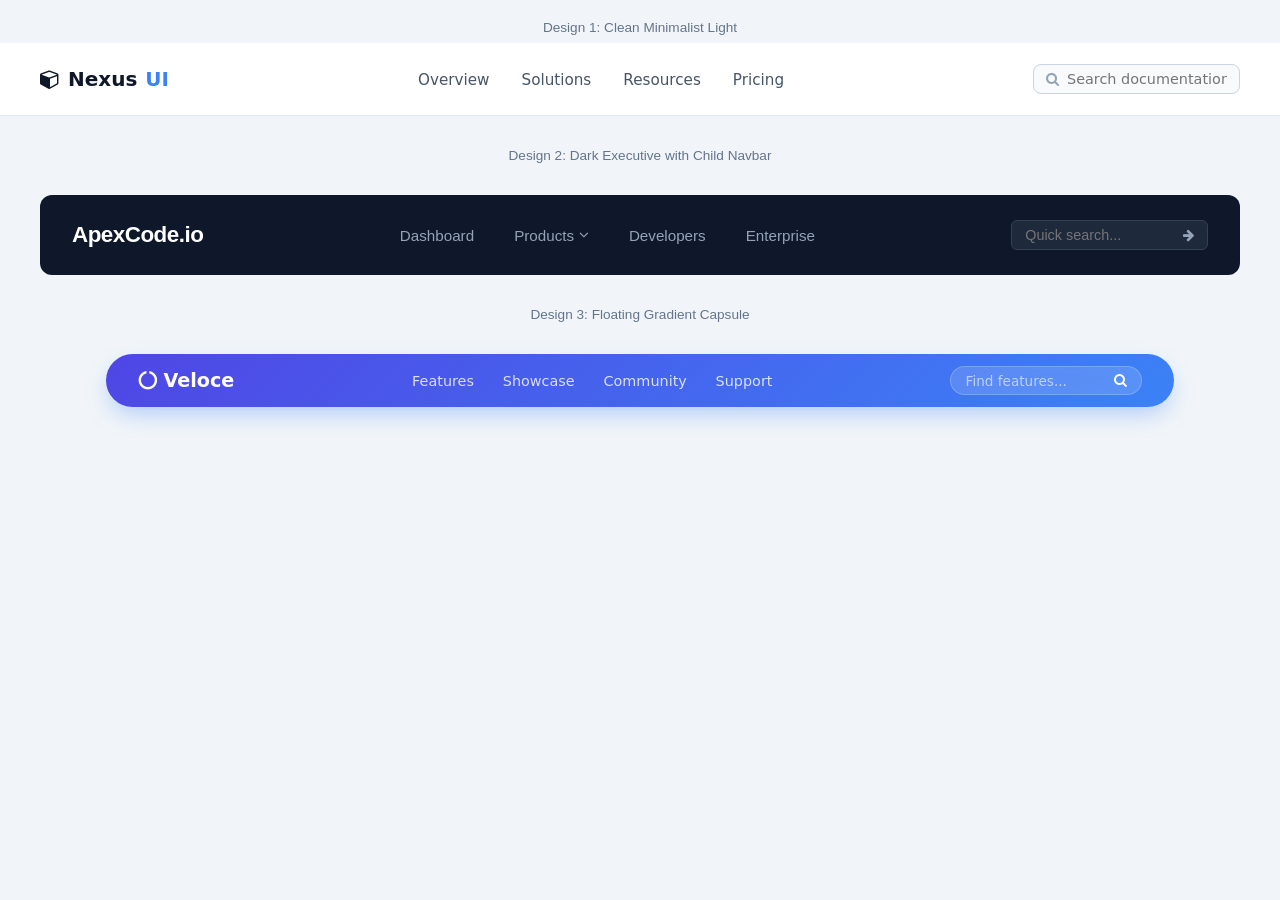
<file: navbar link.html>
<!DOCTYPE html>
<html lang="en">
<head>
  <meta charset="UTF-8">
  <meta name="viewport" content="width=device-width, initial-scale=1.0">
  <title>Three Independent Modern Navbars</title>
  <link rel="stylesheet" href="https://cdnjs.cloudflare.com/ajax/libs/font-awesome/4.7.0/css/font-awesome.min.css">
  <style>
    /* ==========================================
       DESIGN 1: Clean Minimalist Light Navbar
       ================================---------- */
    .nav-design-one {
      font-family: system-ui, -apple-system, sans-serif;
      background-color: #ffffff;
      border-bottom: 1px solid #e2e8f0;
      padding: 0 1.5rem;
      position: relative;
      box-shadow: 0 1px 3px rgba(0, 0, 0, 0.02);
      margin-bottom: 2rem;
    }

    .nav-one-container {
      max-width: 1200px;
      margin: 0 auto;
      display: flex;
      align-items: center;
      justify-content: space-between;
      height: 72px;
      box-sizing: border-box;
    }

    .nav-one-logo {
      font-size: 1.25rem;
      font-weight: 700;
      color: #0f172a;
      text-decoration: none;
      display: flex;
      align-items: center;
      gap: 0.5rem;
      box-sizing: border-box;
    }

    .nav-one-logo-accent {
      color: #3b82f6;
    }

    .nav-one-list {
      list-style: none;
      display: flex;
      align-items: center;
      gap: 2rem;
      margin: 0;
      padding: 0;
    }

    .nav-one-link {
      text-decoration: none;
      color: #475569;
      font-weight: 500;
      font-size: 0.95rem;
      transition: color 0.2s;
    }

    .nav-one-link:hover {
      color: #3b82f6;
    }

    .nav-one-search {
      display: flex;
      align-items: center;
      background: #f8fafc;
      border: 1px solid #cbd5e1;
      border-radius: 8px;
      padding: 0.4rem 0.75rem;
      gap: 0.5rem;
      transition: all 0.2s;
      box-sizing: border-box;
    }

    .nav-one-search:focus-within {
      border-color: #3b82f6;
      background: #ffffff;
      box-shadow: 0 0 0 3px rgba(59, 130, 246, 0.15);
    }

    .nav-one-search-icon {
      color: #94a3b8;
      font-size: 0.9rem;
    }

    .nav-one-input {
      border: none;
      background: transparent;
      outline: none;
      font-size: 0.9rem;
      color: #1e293b;
      width: 160px;
      font-family: inherit;
      padding: 0;
      margin: 0;
    }

    /* ==========================================
       DESIGN 2: Sleek Dark Executive Navbar with Dropdown
       ================================---------- */
    .nav-design-two {
      font-family: 'Segoe UI', Roboto, sans-serif;
      background-color: #0f172a;
      color: #f8fafc;
      padding: 0 2rem;
      border-radius: 12px;
      max-width: 1200px;
      margin: 2rem auto;
      box-sizing: border-box;
    }

    .nav-two-container {
      display: flex;
      align-items: center;
      justify-content: space-between;
      height: 80px;
    }

    .nav-two-logo {
      font-size: 1.4rem;
      font-weight: 700;
      color: #ffffff;
      text-decoration: none;
      letter-spacing: -0.5px;
    }

    .nav-two-list {
      list-style: none;
      display: flex;
      align-items: center;
      gap: 2.5rem;
      margin: 0;
      padding: 0;
    }

    .nav-two-item {
      position: relative;
    }

    .nav-two-link {
      text-decoration: none;
      color: #94a3b8;
      font-weight: 500;
      font-size: 0.95rem;
      display: flex;
      align-items: center;
      gap: 0.3rem;
      transition: color 0.2s;
    }

    .nav-two-link:hover {
      color: #ffffff;
    }

    .nav-two-dropdown {
      position: absolute;
      top: 100%;
      left: 0;
      background: #1e293b;
      border: 1px solid #334155;
      border-radius: 8px;
      min-width: 160px;
      padding: 0.5rem 0;
      display: none;
      flex-direction: column;
      box-shadow: 0 10px 15px -3px rgba(0,0,0,0.3);
      z-index: 50;
    }

    .nav-two-dropdown-item {
      padding: 0.6rem 1rem;
      color: #cbd5e1;
      text-decoration: none;
      font-size: 0.85rem;
      transition: background 0.2s, color 0.2s;
    }

    .nav-two-dropdown-item:hover {
      background: #334155;
      color: #ffffff;
    }

    .nav-two-item:hover .nav-two-dropdown {
      display: flex;
    }

    .nav-two-search {
      display: flex;
      align-items: center;
      background: #1e293b;
      border: 1px solid #334155;
      border-radius: 6px;
      padding: 0.4rem 0.8rem;
      gap: 0.5rem;
      box-sizing: border-box;
    }

    .nav-two-search:focus-within {
      border-color: #60a5fa;
    }

    .nav-two-input {
      border: none;
      background: transparent;
      outline: none;
      color: #ffffff;
      font-size: 0.9rem;
      width: 150px;
      font-family: inherit;
      padding: 0;
      margin: 0;
    }

    .nav-two-btn {
      background: transparent;
      border: none;
      color: #94a3b8;
      cursor: pointer;
      padding: 0;
      margin: 0;
    }

    .nav-two-btn:hover {
      color: #ffffff;
    }

    /* ==========================================
       DESIGN 3: Floating Gradient Capsule Navbar
       ================================---------- */
    .nav-design-three {
      font-family: system-ui, -apple-system, sans-serif;
      max-width: 1100px;
      margin: 2rem auto;
      padding: 0 1rem;
      box-sizing: border-box;
    }

    .nav-three-capsule {
      background: linear-gradient(135deg, #4f46e5 0%, #3b82f6 100%);
      border-radius: 50px;
      padding: 0.75rem 2rem;
      display: flex;
      align-items: center;
      justify-content: space-between;
      box-shadow: 0 10px 25px -5px rgba(59, 130, 246, 0.4);
      box-sizing: border-box;
    }

    .nav-three-logo {
      color: #ffffff;
      font-weight: 700;
      font-size: 1.2rem;
      text-decoration: none;
      display: flex;
      align-items: center;
      gap: 0.4rem;
    }

    .nav-three-list {
      list-style: none;
      display: flex;
      align-items: center;
      gap: 1.8rem;
      margin: 0;
      padding: 0;
    }

    .nav-three-link {
      color: rgba(255, 255, 255, 0.8);
      text-decoration: none;
      font-size: 0.9rem;
      font-weight: 500;
      transition: color 0.2s;
    }

    .nav-three-link:hover {
      color: #ffffff;
    }

    .nav-three-search {
      display: flex;
      align-items: center;
      background: rgba(255, 255, 255, 0.15);
      border-radius: 30px;
      padding: 0.35rem 0.9rem;
      gap: 0.5rem;
      backdrop-filter: blur(5px);
      border: 1px solid rgba(255, 255, 255, 0.2);
      box-sizing: border-box;
    }

    .nav-three-input {
      border: none;
      background: transparent;
      outline: none;
      color: #ffffff;
      font-size: 0.85rem;
      width: 140px;
      font-family: inherit;
      padding: 0;
      margin: 0;
    }

    .nav-three-input::placeholder {
      color: rgba(255, 255, 255, 0.6);
    }

    .nav-three-searchbtn {
      background: transparent;
      border: none;
      color: #ffffff;
      cursor: pointer;
      font-size: 0.85rem;
      padding: 0;
      margin: 0;
    }

    .section-label {
      text-align: center;
      font-family: sans-serif;
      color: #64748b;
      font-size: 0.85rem;
      margin-bottom: 0.5rem;
    }
  </style>
</head>
<body style="background-color: #f1f5f9; margin: 0; padding: 20px 0;">

  <!-- DESIGN 1: Clean Minimalist Light Navbar -->
  <div class="section-label">Design 1: Clean Minimalist Light</div>
  <div class="nav-design-one">
    <div class="nav-one-container">
      <a href="#" class="nav-one-logo"><i class="fa fa-cube"></i> Nexus<span class="nav-one-logo-accent">UI</span></a>
      <ul class="nav-one-list">
        <li><a href="#" class="nav-one-link">Overview</a></li>
        <li><a href="#" class="nav-one-link">Solutions</a></li>
        <li><a href="#" class="nav-one-link">Resources</a></li>
        <li><a href="#" class="nav-one-link">Pricing</a></li>
      </ul>
      <div class="nav-one-search">
        <i class="fa fa-search nav-one-search-icon"></i>
        <input type="text" class="nav-one-input" placeholder="Search documentation...">
      </div>
    </div>
  </div>

  <!-- DESIGN 2: Sleek Dark Executive Navbar with Dropdown -->
  <div class="section-label">Design 2: Dark Executive with Child Navbar</div>
  <div class="nav-design-two">
    <div class="nav-two-container">
      <a href="#" class="nav-two-logo">ApexCode.io</a>
      <ul class="nav-two-list">
        <li class="nav-two-item"><a href="#" class="nav-two-link">Dashboard</a></li>
        <li class="nav-two-item">
          <a href="#" class="nav-two-link">Products <i class="fa fa-angle-down"></i></a>
          <div class="nav-two-dropdown">
            <a href="#" class="nav-two-dropdown-item">Cloud Servers</a>
            <a href="#" class="nav-two-dropdown-item">Database Storage</a>
            <a href="#" class="nav-two-dropdown-item">Edge Security</a>
          </div>
        </li>
        <li class="nav-two-item"><a href="#" class="nav-two-link">Developers</a></li>
        <li class="nav-two-item"><a href="#" class="nav-two-link">Enterprise</a></li>
      </ul>
      <div class="nav-two-search">
        <input type="text" class="nav-two-input" placeholder="Quick search...">
        <button class="nav-two-btn"><i class="fa fa-arrow-right"></i></button>
      </div>
    </div>
  </div>

  <!-- DESIGN 3: Floating Gradient Capsule Navbar -->
  <div class="section-label">Design 3: Floating Gradient Capsule</div>
  <div class="nav-design-three">
    <div class="nav-three-capsule">
      <a href="#" class="nav-three-logo"><i class="fa fa-circle-o-notch"></i> Veloce</a>
      <ul class="nav-three-list">
        <li><a href="#" class="nav-three-link">Features</a></li>
        <li><a href="#" class="nav-three-link">Showcase</a></li>
        <li><a href="#" class="nav-three-link">Community</a></li>
        <li><a href="#" class="nav-three-link">Support</a></li>
      </ul>
      <div class="nav-three-search">
        <input type="text" class="nav-three-input" placeholder="Find features...">
        <button class="nav-three-searchbtn"><i class="fa fa-search"></i></button>
      </div>
    </div>
  </div>

</body>
</html>
</file>
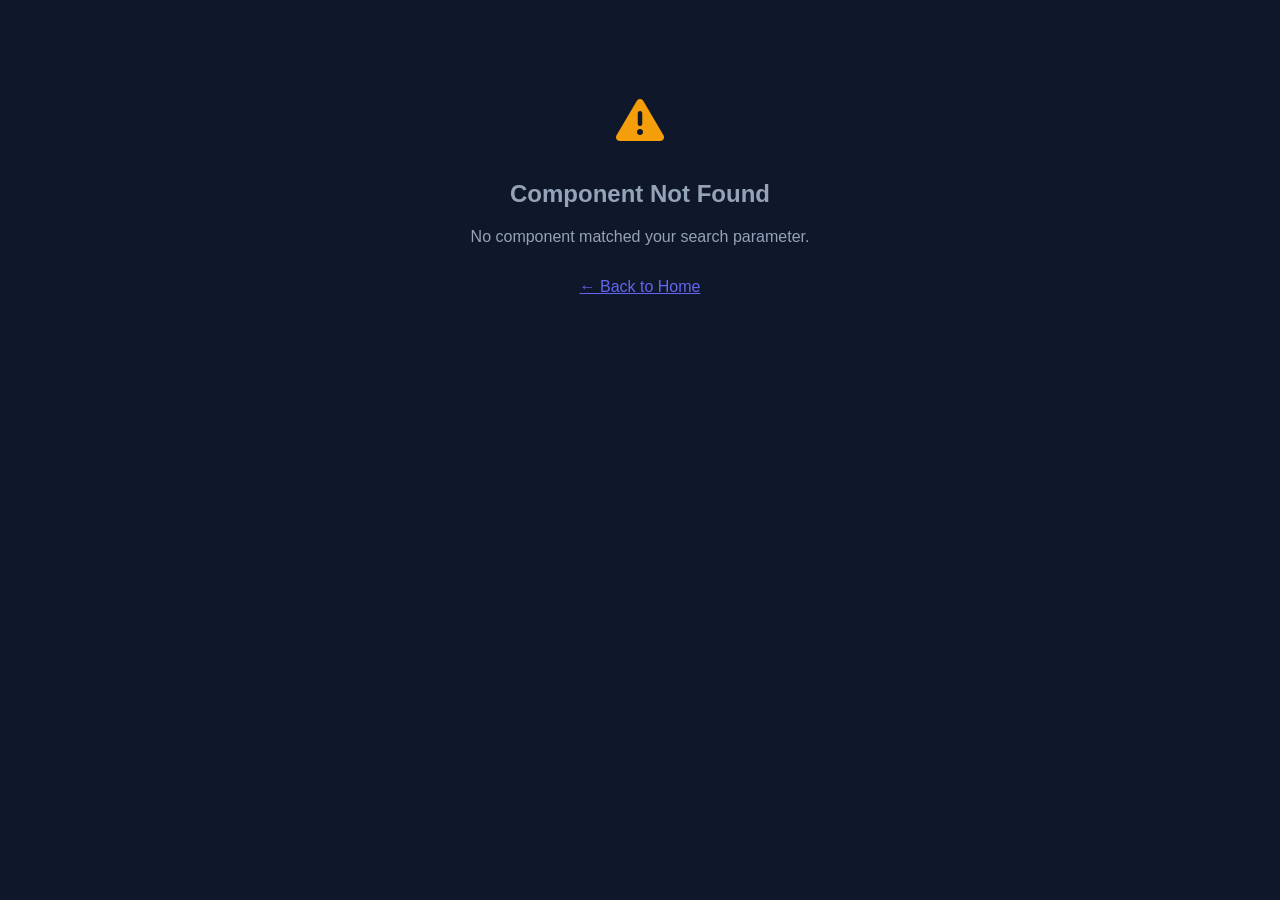
<file: uidevkitcontent.html>
<!DOCTYPE html>
<html lang="en">
<head>
    <meta charset="UTF-8">
    <meta name="viewport" content="width=device-width, initial-scale=1.0">
    <title>Component Details - DevUI Kit</title>
    <!-- FontAwesome for Icons -->
    <link rel="stylesheet" href="https://cdnjs.cloudflare.com/ajax/libs/font-awesome/6.4.0/css/all.min.css">
    <style>
        :root {
            --primary: #6366f1;
            --surface: #1e293b;
            --background: #0f172a;
            --text: #f8fafc;
            --text-muted: #94a3b8;
            --border: #334155;
        }

        body {
            font-family: 'Segoe UI', Tahoma, Geneva, Verdana, sans-serif;
            background-color: var(--background);
            color: var(--text);
            margin: 0;
            padding: 2rem;
        }

        .container {
            max-width: 800px;
            margin: 0 auto;
        }

        .category-badge {
            display: inline-block;
            background-color: rgba(99, 102, 241, 0.15);
            color: var(--primary);
            padding: 0.25rem 0.75rem;
            border-radius: 9999px;
            font-size: 0.85rem;
            font-weight: 600;
            text-transform: uppercase;
            letter-spacing: 0.05em;
        }

        code {
            background-color: rgba(255, 255, 255, 0.05);
            padding: 0.2rem 0.4rem;
            border-radius: 4px;
            font-family: monospace;
            color: #38bdf8;
        }
    </style>
</head>
<body>

    <div class="container">
        <!-- Main Content Area where component details will render -->
        <div id="main-content-area">
            <div style="text-align: center; padding: 4rem; color: var(--text-muted);">
                <i class="fa-solid fa-spinner fa-spin" style="font-size: 2.5rem; margin-bottom: 1rem;"></i>
                <p>Loading component details...</p>
            </div>
        </div>
    </div>

    <script>
        let componentsData = [];

        // Function to render the matched component
        function renderMatchedComponent(component) {
            const mainContentEl = document.getElementById('main-content-area');
            
            if (!component) {
                mainContentEl.innerHTML = `
                    <div style="text-align: center; padding: 4rem; color: var(--text-muted);">
                        <i class="fa-solid fa-triangle-exclamation" style="font-size: 3rem; margin-bottom: 1rem; color: #f59e0b;"></i>
                        <h2>Component Not Found</h2>
                        <p>No component matched your search parameter.</p>
                        <a href="uidevkitgroup.html" style="color: var(--primary); text-decoration: underline; margin-top: 1rem; display: inline-block;">← Back to Home</a>
                    </div>
                `;
                return;
            }

            // Render your component details view here
            mainContentEl.innerHTML = `
                <div class="component-detail-view">
                    <a href="uidevkitgroup.html" style="display: inline-block; margin-bottom: 1.5rem; color: var(--primary); text-decoration: none;">← Back to Home</a>
                    <span class="category-badge">${component.category}</span>
                    <h1 style="margin: 0.5rem 0 1rem 0; font-size: 2.2rem;">${component.title}</h1>
                    <p style="font-size: 1.1rem; color: var(--text-muted); margin-bottom: 2rem; line-height: 1.6;">${component.description}</p>
                    
                    <div style="background: var(--surface); padding: 2rem; border-radius: 12px; border: 1px solid var(--border); box-shadow: 0 4px 6px -1px rgba(0, 0, 0, 0.1);">
                        <h3 style="margin-top: 0; color: #f1f5f9;">Component Source Files</h3>
                        <ul style="line-height: 2; padding-left: 1.2rem; margin-bottom: 0;">
                            <li>HTML File: <code>${component.htmlFile}</code></li>
                            <li>CSS File: <code>${component.cssFile}</code></li>
                            <li>JS File: <code>${component.jsFile}</code></li>
                            <li>Route Name: <code>${component.routeName}</code></li>
                        </ul>
                    </div>
                </div>
            `;
        }

        // Main execution flow on page load
        document.addEventListener('DOMContentLoaded', () => {
            // 1. Get parameter value from the URL query string (e.g. ?search=floating-textbox)
            const urlParams = new URLSearchParams(window.location.search);
            const searchValue = ( urlParams.get('p') || urlParams.get('search') || urlParams.get('name') || urlParams.get('route') || '').toLowerCase().trim();

            console.log("Parameter received from URL:", searchValue);

            // 2. Fetch the JSON object list
            fetch("devuikitobject.json")
                .then(res => {
                    if (!res.ok) {
                        throw new Error(`HTTP error! Status: ${res.status}`);
                    }
                    return res.json();
                })
                .then(data => {
                    componentsData = data; 
                    console.log(`Successfully loaded ${componentsData.length} components!`);
                    
                    if (!searchValue) {
                        renderMatchedComponent(null);
                        return;
                    }

                    // 3. Match the parameter with your object fields
                    const matchedComponent = componentsData.find(x => 
                        x.routeName.toLowerCase() === searchValue ||
                        x.elementName.toLowerCase().includes(searchValue) ||
                        x.title.toLowerCase().includes(searchValue)
                    );

                    // 4. Render the component based on the match
                    renderMatchedComponent(matchedComponent);
                })
                .catch(error => {
                    console.error("Failed to fetch devuikitobject.json:", error);
                    document.getElementById('main-content-area').innerHTML = `
                        <div style="text-align: center; padding: 4rem; color: #ef4444;">
                            <i class="fa-solid circle-xmark" style="font-size: 3rem; margin-bottom: 1rem;"></i>
                            <h2>Failed to load data</h2>
                            <p>Could not fetch ` + `devuikitobject.json` + `.</p>
                        </div>
                    `;
                });
        });
    </script>
</body>
</html>
</file>
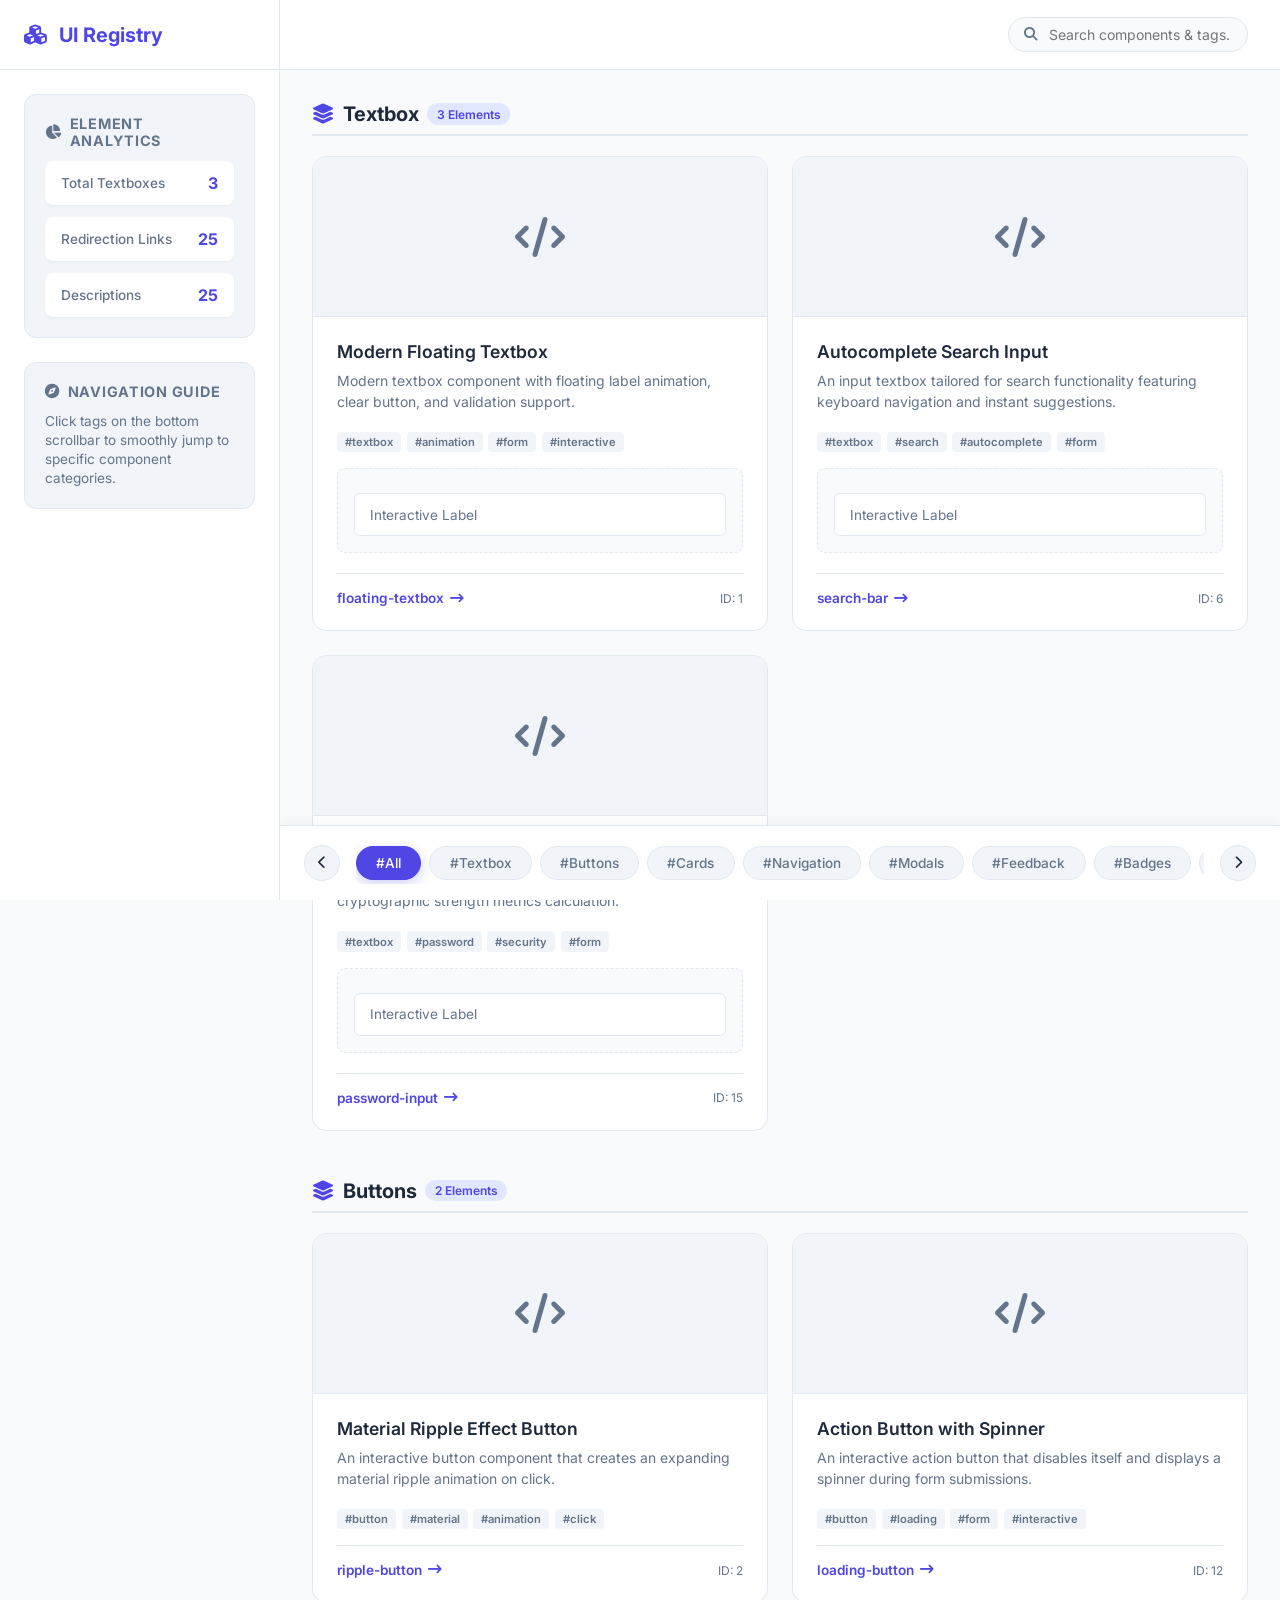
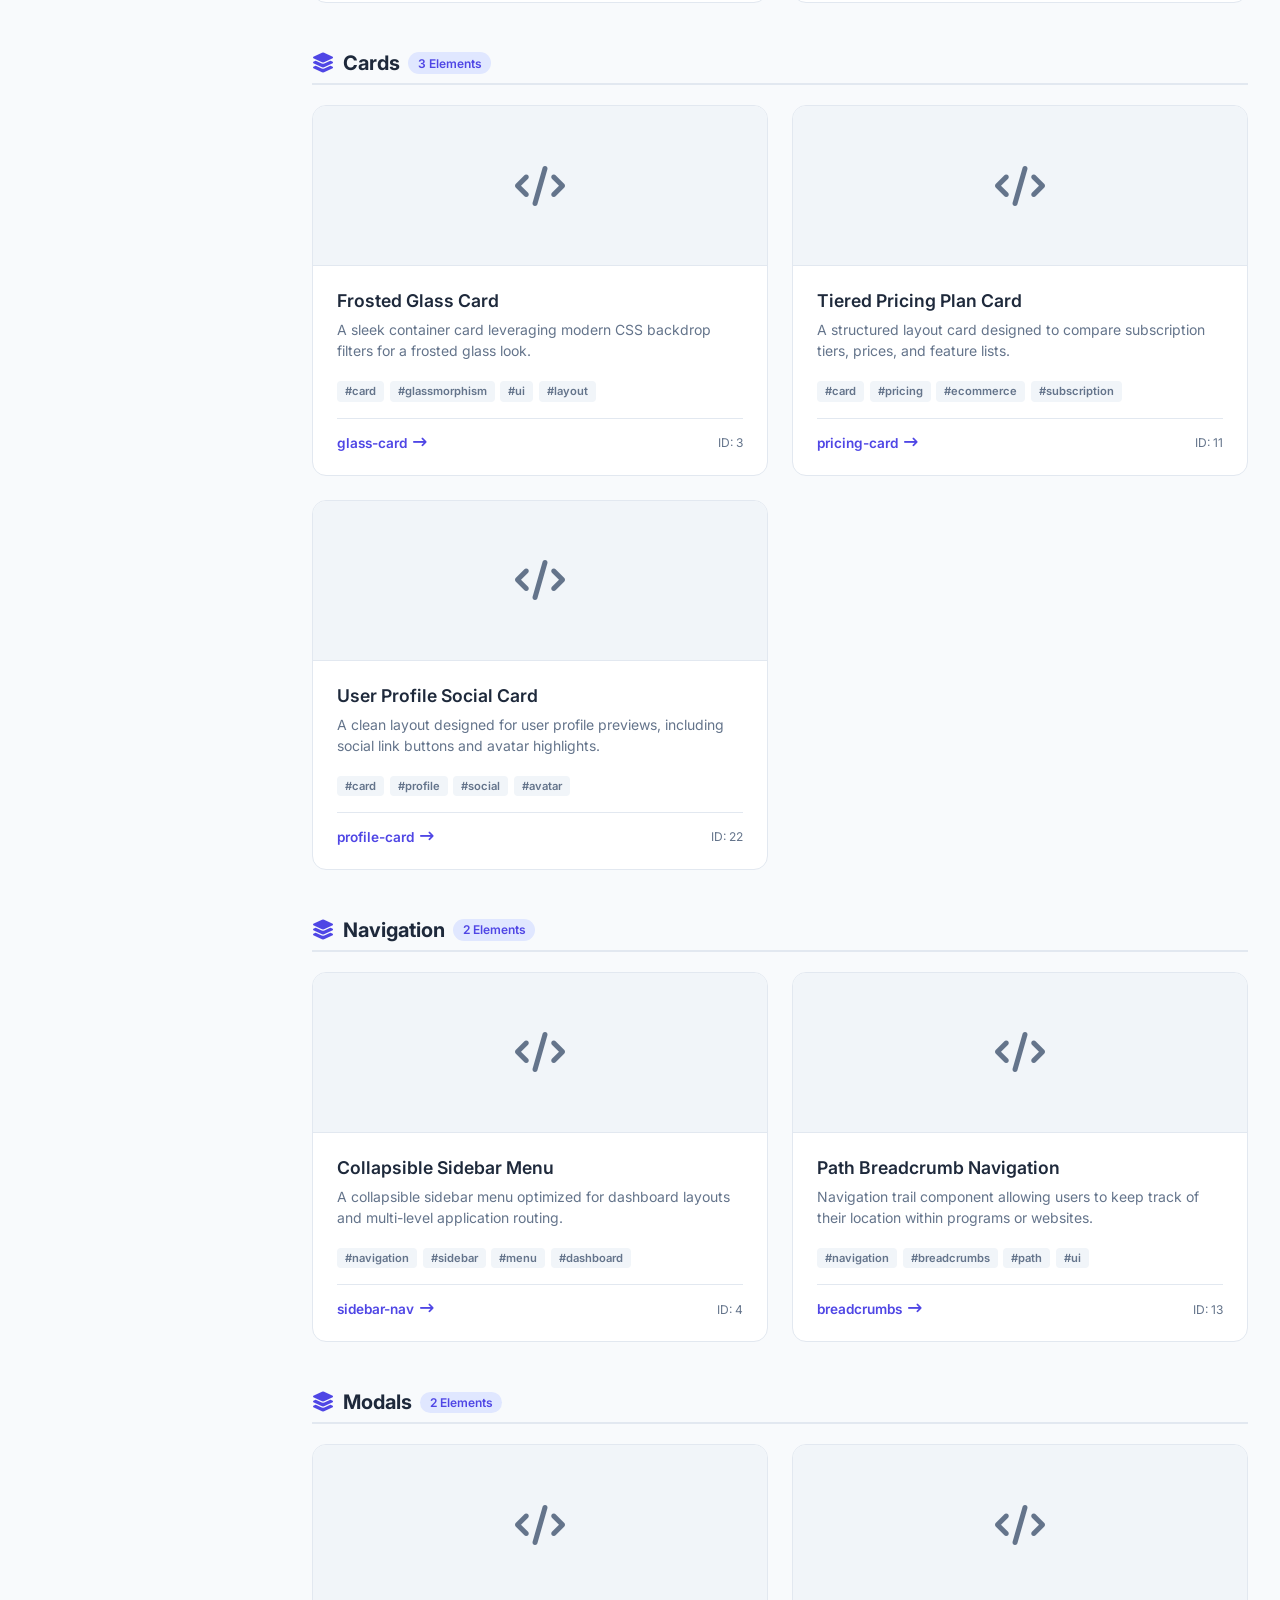
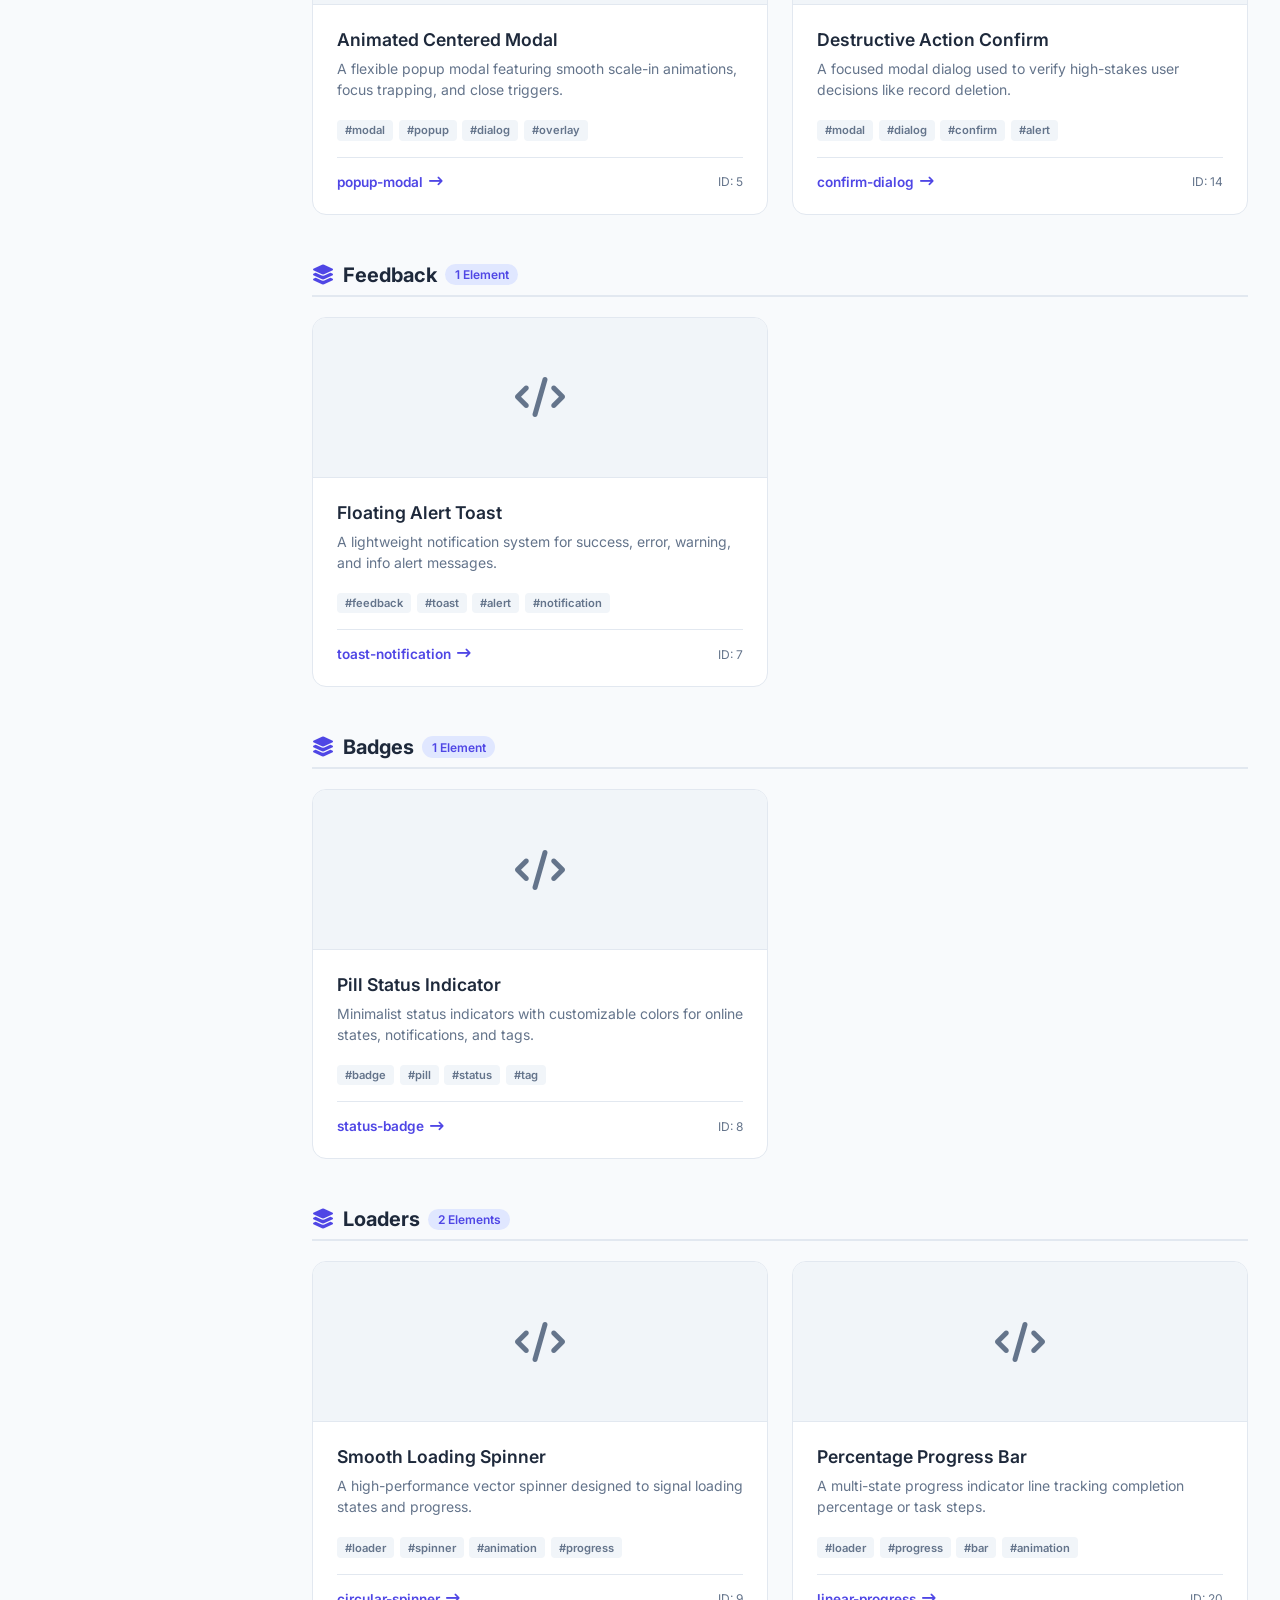
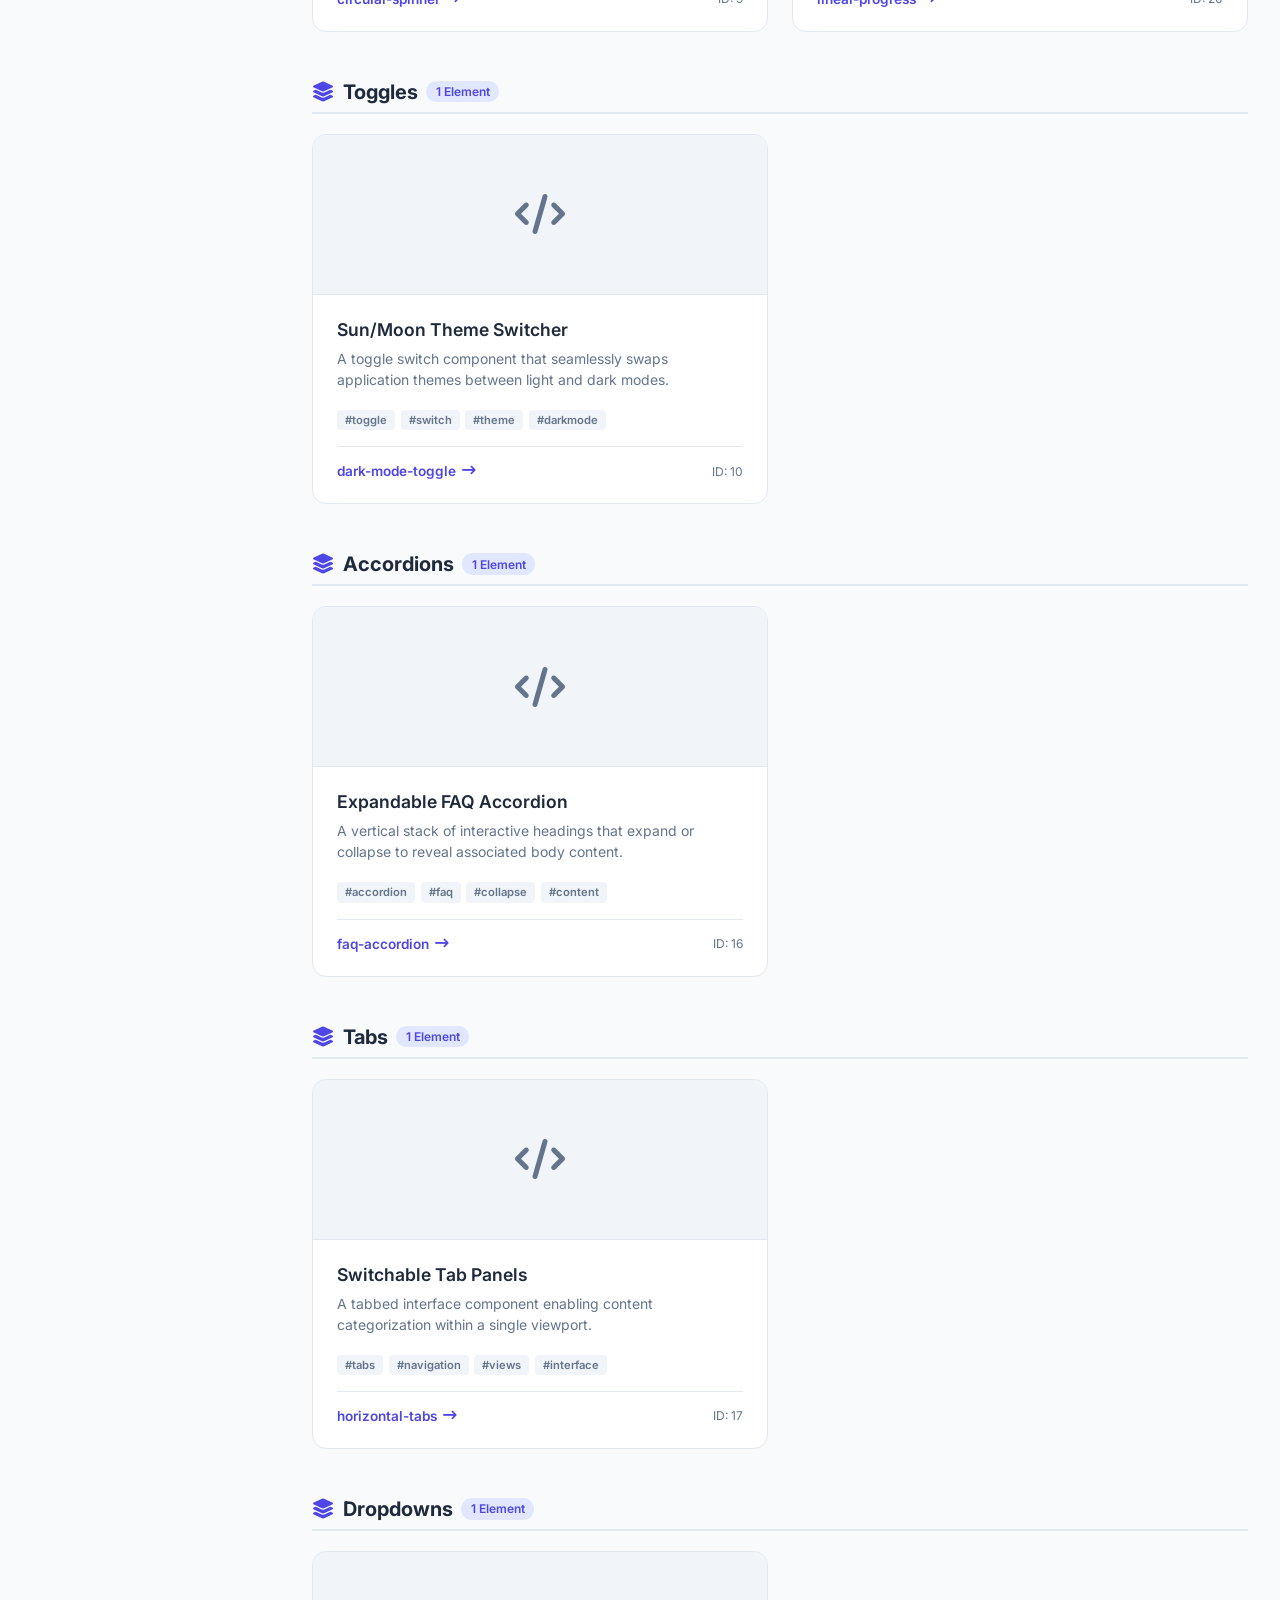
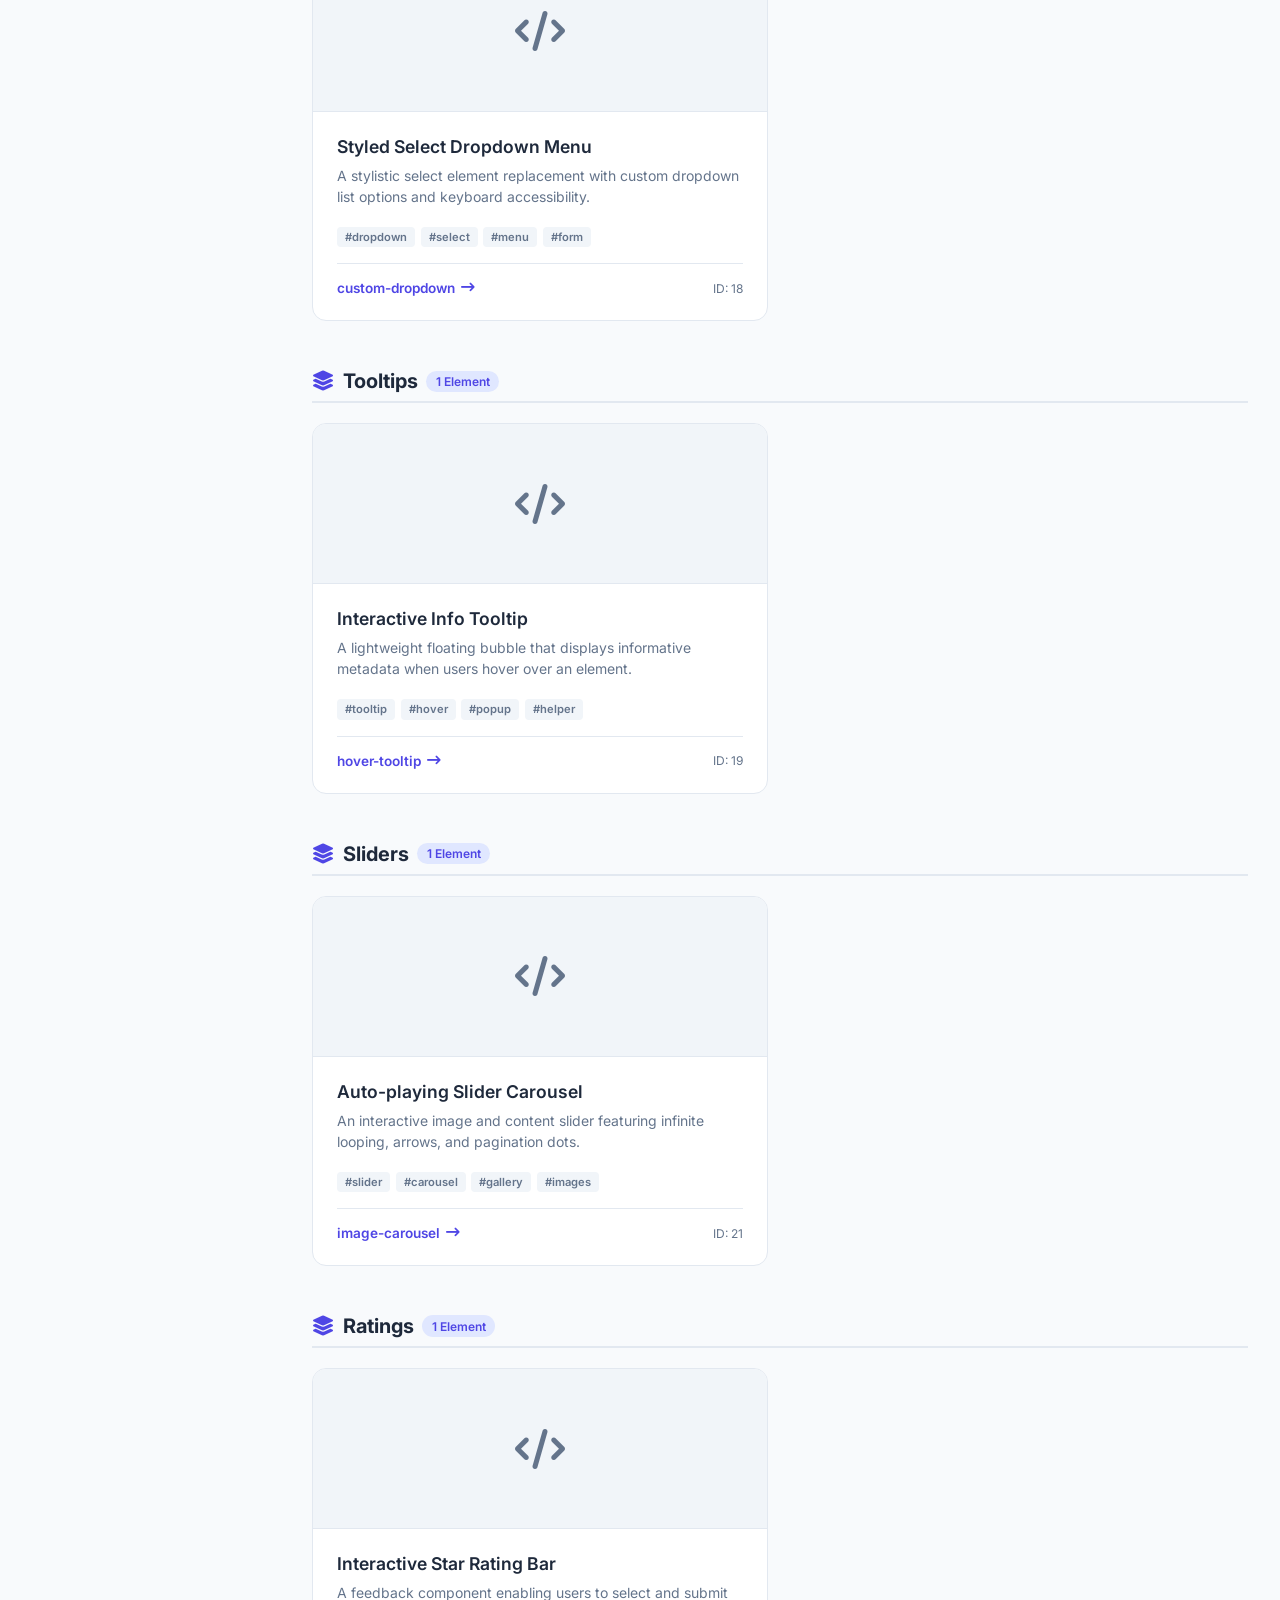
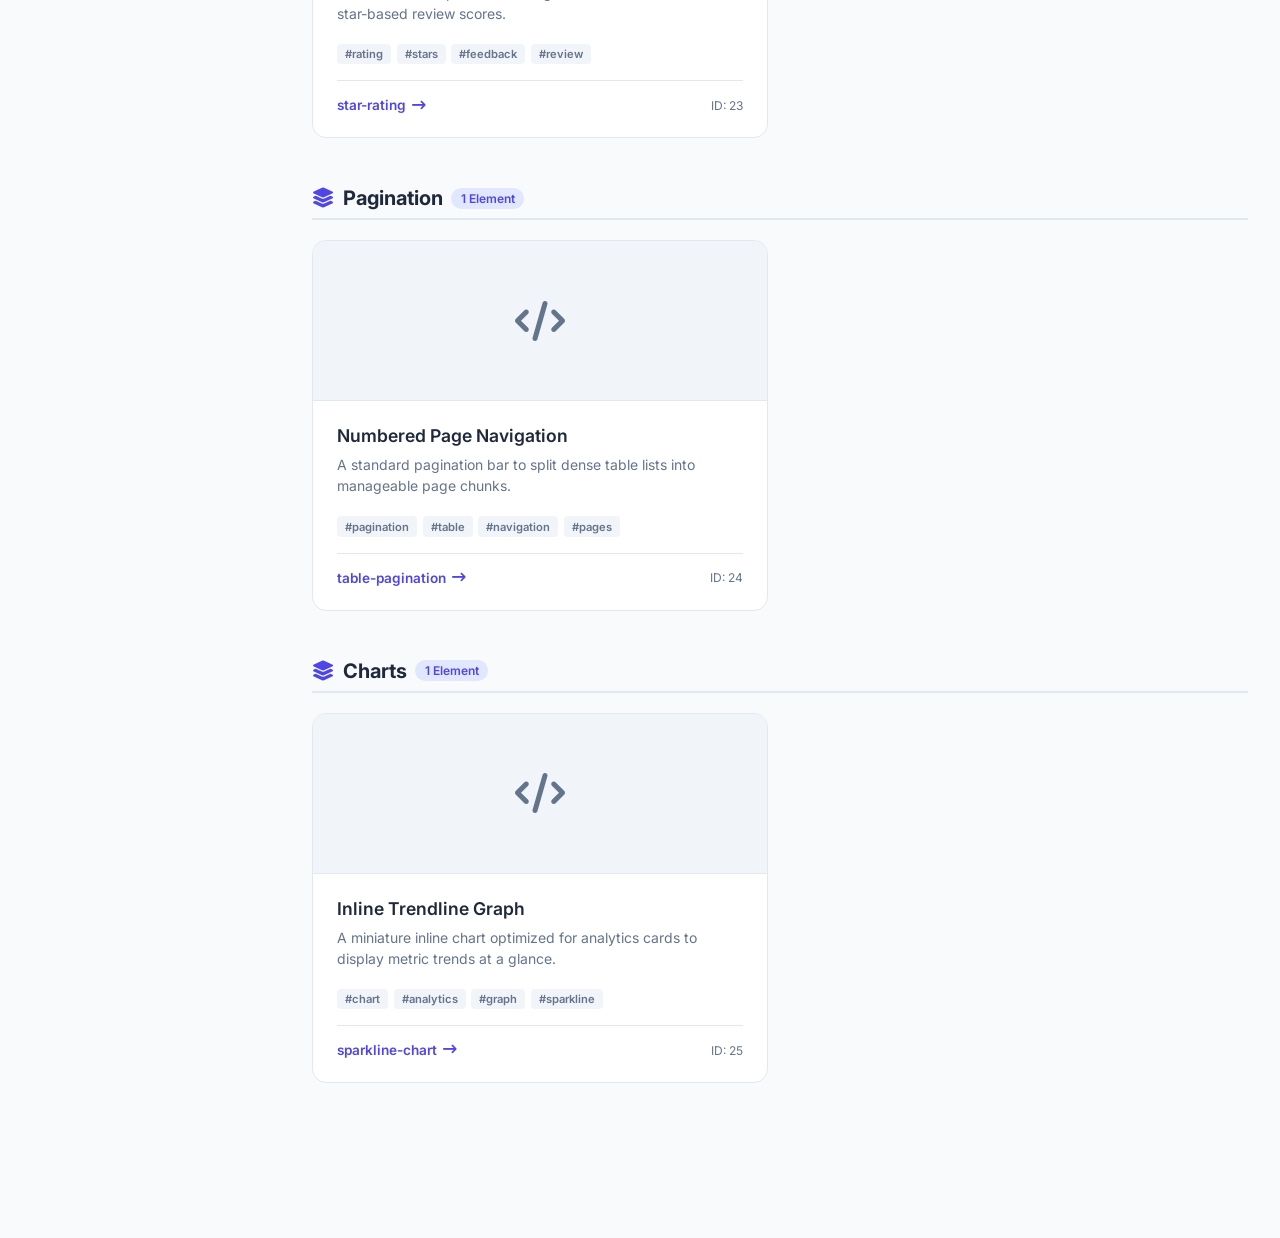
<file: uidevkitgroup.html>
<!DOCTYPE html>
<html lang="en">
<head>
    <meta charset="UTF-8">
    <meta name="viewport" content="width=device-width, initial-scale=1.0">
    <title>Dynamic Component Dashboard with Bottom Tag Slider</title>
    <!-- Google Fonts & FontAwesome for Icons -->
    <link href="https://fonts.googleapis.com/css2?family=Inter:wght@300;400;500;600;700&display=swap" rel="stylesheet">
    <link rel="stylesheet" href="https://cdnjs.cloudflare.com/ajax/libs/font-awesome/6.4.0/css/all.min.css">
    
    <style>
        :root {
            --primary: #4f46e5;
            --primary-hover: #4338ca;
            --bg-color: #f8fafc;
            --card-bg: #ffffff;
            --text-main: #1e293b;
            --text-muted: #64748b;
            --border-color: #e2e8f0;
            --sidebar-width: 280px;
            --header-height: 70px;
            --footer-bar-height: 75px;
        }



        * {
            box-sizing: border-box;
            margin: 0;
            padding: 0;
            font-family: 'Inter', sans-serif;
            scroll-behavior: smooth;
        }



        body {
            background-color: var(--bg-color);
            color: var(--text-main);
            display: flex;
            min-height: 100vh;
            overflow-x: hidden;
        }



        /* --- SIDEBAR / WIDGET AREA --- */
        aside {
            width: var(--sidebar-width);
            background: var(--card-bg);
            border-right: 1px solid var(--border-color);
            display: flex;
            flex-direction: column;
            position: fixed;
            top: 0;
            bottom: 0;
            left: 0;
            z-index: 100;
        }



        .sidebar-brand {
            height: var(--header-height);
            display: flex;
            align-items: center;
            padding: 0 1.5rem;
            font-size: 1.25rem;
            font-weight: 700;
            color: var(--primary);
            border-bottom: 1px solid var(--border-color);
        }



        .sidebar-brand i {
            margin-right: 0.75rem;
        }



        .sidebar-widgets {
            padding: 1.5rem;
            overflow-y: auto;
            flex-grow: 1;
        }



        .widget-card {
            background: #f1f5f9;
            border-radius: 12px;
            padding: 1.25rem;
            margin-bottom: 1.5rem;
            border: 1px solid var(--border-color);
        }



        .widget-card h3 {
            font-size: 0.9rem;
            text-transform: uppercase;
            letter-spacing: 0.05em;
            color: var(--text-muted);
            margin-bottom: 0.75rem;
            display: flex;
            align-items: center;
            gap: 0.5rem;
        }



        .stat-grid {
            display: grid;
            grid-template-columns: 1fr;
            gap: 0.75rem;
        }



        .stat-item {
            display: flex;
            justify-content: space-between;
            align-items: center;
            background: #ffffff;
            padding: 0.75rem 1rem;
            border-radius: 8px;
            box-shadow: 0 1px 2px rgba(0,0,0,0.05);
        }



        .stat-label {
            font-size: 0.85rem;
            color: var(--text-muted);
            font-weight: 500;
        }



        .stat-value {
            font-size: 1rem;
            font-weight: 700;
            color: var(--primary);
        }



        /* --- MAIN LAYOUT CONTAINER --- */
        .main-container {
            margin-left: var(--sidebar-width);
            flex-grow: 1;
            display: flex;
            flex-direction: column;
            padding-bottom: var(--footer-bar-height); /* Make room for bottom bar */
        }



        /* --- HEADER NAVBAR --- */
        header {
            height: var(--header-height);
            background: var(--card-bg);
            border-bottom: 1px solid var(--border-color);
            display: flex;
            align-items: center;
            justify-content: flex-end;
            padding: 0 2rem;
            position: sticky;
            top: 0;
            z-index: 90;
        }



        .header-search {
            position: relative;
        }



        .header-search input {
            padding: 0.5rem 1rem 0.5rem 2.5rem;
            border-radius: 50px;
            border: 1px solid var(--border-color);
            background: #f8fafc;
            font-size: 0.875rem;
            outline: none;
            width: 240px;
            transition: all 0.2s;
        }



        .header-search input:focus {
            width: 300px;
            border-color: var(--primary);
            background: #ffffff;
            box-shadow: 0 0 0 3px rgba(79, 70, 229, 0.1);
        }



        .header-search i {
            position: absolute;
            left: 1rem;
            top: 50%;
            transform: translateY(-50%);
            color: var(--text-muted);
            font-size: 0.85rem;
        }



        /* --- CONTENT BODY --- */
        main {
            padding: 2rem;
            flex-grow: 1;
        }



        .category-section {
            margin-bottom: 3rem;
            scroll-margin-top: 90px; /* Offset for smooth scroll positioning */
        }



        .category-header {
            display: flex;
            align-items: center;
            justify-content: space-between;
            margin-bottom: 1.25rem;
            border-bottom: 2px solid var(--border-color);
            padding-bottom: 0.5rem;
        }



        .category-title {
            font-size: 1.25rem;
            font-weight: 700;
            text-transform: capitalize;
            color: var(--text-main);
            display: flex;
            align-items: center;
            gap: 0.5rem;
        }



        .category-badge {
            background: #e0e7ff;
            color: var(--primary);
            font-size: 0.75rem;
            padding: 0.2rem 0.6rem;
            border-radius: 12px;
            font-weight: 600;
        }



        /* --- GRID SYSTEM & CARDS --- */
        .elements-grid {
            display: grid;
            grid-template-columns: repeat(auto-fill, minmax(320px, 1fr));
            gap: 1.5rem;
        }



        .element-card {
            background: var(--card-bg);
            border-radius: 14px;
            border: 1px solid var(--border-color);
            overflow: hidden;
            display: flex;
            flex-direction: column;
            transition: transform 0.2s ease, box-shadow 0.2s ease;
            position: relative;
        }



        .element-card:hover {
            transform: translateY(-4px);
            box-shadow: 0 10px 25px -5px rgba(0, 0, 0, 0.08);
        }



        .card-img-container {
            height: 160px;
            background: #f1f5f9;
            position: relative;
            display: flex;
            align-items: center;
            justify-content: center;
            border-bottom: 1px solid var(--border-color);
            overflow: hidden;
        }



        .card-img-container img {
            width: 100%;
            height: 100%;
            object-fit: cover;
        }



        .card-img-placeholder {
            color: var(--text-muted);
            font-size: 2.5rem;
        }



        .featured-tag {
            position: absolute;
            top: 12px;
            right: 12px;
            background: #f59e0b;
            color: white;
            font-size: 0.7rem;
            font-weight: 700;
            padding: 0.25rem 0.6rem;
            border-radius: 6px;
            text-transform: uppercase;
            box-shadow: 0 2px 4px rgba(0,0,0,0.1);
        }



        .card-body {
            padding: 1.5rem;
            display: flex;
            flex-direction: column;
            flex-grow: 1;
        }



        .card-title {
            font-size: 1.1rem;
            font-weight: 600;
            margin-bottom: 0.5rem;
            color: var(--text-main);
        }



        .card-description {
            font-size: 0.875rem;
            color: var(--text-muted);
            line-height: 1.5;
            margin-bottom: 1.25rem;
            flex-grow: 1;
        }



        /* Tags List Container inside card */
        .card-tags {
            display: flex;
            flex-wrap: wrap;
            gap: 0.35rem;
            margin-bottom: 1rem;
        }



        .tag-pill {
            background: #f1f5f9;
            color: var(--text-muted);
            font-size: 0.7rem;
            font-weight: 600;
            padding: 0.2rem 0.5rem;
            border-radius: 4px;
        }



        /* Interactive Demo Box Element Container */
        .demo-textbox-wrapper {
            background: #f8fafc;
            border: 1px dashed var(--border-color);
            padding: 1rem;
            border-radius: 8px;
            margin-bottom: 1.25rem;
        }



        .floating-group {
            position: relative;
            margin-top: 0.5rem;
        }



        .floating-group input {
            width: 100%;
            padding: 0.75rem;
            border: 1px solid var(--border-color);
            border-radius: 6px;
            outline: none;
            font-size: 0.875rem;
            background: #ffffff;
            transition: border-color 0.2s;
        }



        .floating-group input:focus {
            border-color: var(--primary);
            box-shadow: 0 0 0 2px rgba(79, 70, 229, 0.1);
        }



        .floating-group label {
            position: absolute;
            left: 0.75rem;
            top: 50%;
            transform: translateY(-50%);
            background: #ffffff;
            padding: 0 0.25rem;
            color: var(--text-muted);
            font-size: 0.85rem;
            pointer-events: none;
            transition: 0.2s ease all;
        }



        .floating-group input:focus ~ label,
        .floating-group input:not(:placeholder-shown) ~ label {
            top: 0;
            font-size: 0.75rem;
            color: var(--primary);
            font-weight: 600;
        }



        /* Footer Redirection Link & Details */
        .card-footer-actions {
            display: flex;
            align-items: center;
            justify-content: space-between;
            border-top: 1px solid var(--border-color);
            padding-top: 1rem;
            margin-top: auto;
        }



        .route-link {
            display: inline-flex;
            align-items: center;
            gap: 0.4rem;
            font-size: 0.85rem;
            font-weight: 600;
            color: var(--primary);
            text-decoration: none;
            transition: color 0.2s;
        }



        .route-link:hover {
            color: var(--primary-hover);
            text-decoration: underline;
        }



        .meta-info {
            font-size: 0.75rem;
            color: var(--text-muted);
        }



        /* --- BOTTOM STICKY TAG SLIDER BAR --- */
        .bottom-tag-bar {
            position: fixed;
            bottom: 0;
            left: var(--sidebar-width);
            right: 0;
            height: var(--footer-bar-height);
            background: var(--card-bg);
            border-top: 1px solid var(--border-color);
            display: flex;
            align-items: center;
            padding: 0 1.5rem;
            gap: 1rem;
            z-index: 95;
            box-shadow: 0 -4px 12px rgba(0,0,0,0.03);
        }



        .scroll-control-btn {
            background: #f1f5f9;
            border: 1px solid var(--border-color);
            color: var(--text-main);
            width: 36px;
            height: 36px;
            border-radius: 50%;
            display: flex;
            align-items: center;
            justify-content: center;
            cursor: pointer;
            flex-shrink: 0;
            transition: background 0.2s;
        }



        .scroll-control-btn:hover {
            background: var(--primary);
            color: #fff;
            border-color: var(--primary);
        }



        .tag-slider-container {
            display: flex;
            gap: 0.5rem;
            overflow-x: auto;
            white-space: nowrap;
            scroll-behavior: smooth;
            flex-grow: 1;
            padding: 0.25rem 0;
            scrollbar-width: none; /* Firefox */
        }



        .tag-slider-container::-webkit-scrollbar {
            display: none; /* Safari & Chrome */
        }



        .tag-btn {
            background: #f1f5f9;
            border: 1px solid var(--border-color);
            color: var(--text-muted);
            padding: 0.5rem 1.2rem;
            border-radius: 50px;
            font-size: 0.85rem;
            font-weight: 500;
            cursor: pointer;
            transition: all 0.2s ease;
            flex-shrink: 0;
        }



        .tag-btn:hover {
            background: #e2e8f0;
            color: var(--text-main);
        }



        .tag-btn.active {
            background: var(--primary);
            color: #ffffff;
            border-color: var(--primary);
            box-shadow: 0 4px 12px rgba(79, 70, 229, 0.25);
        }



        /* Responsive Breakpoints */
        @media (max-width: 768px) {
            aside {
                display: none;
            }
            .main-container {
                margin-left: 0;
            }
            .bottom-tag-bar {
                left: 0;
            }
        }
    </style>
</head>
<body>



    <!-- SIDEBAR / WIDGET AREA -->
    <aside>
        <div class="sidebar-brand">
            <i class="fa-solid fa-cubes"></i> UI Registry
        </div>
        <div class="sidebar-widgets">
            <!-- Summary Widget Analytics -->
            <div class="widget-card">
                <h3><i class="fa-solid fa-chart-pie"></i> Element Analytics</h3>
                <div class="stat-grid" id="stats-container">
                    <!-- Populated dynamically via script -->
                </div>
            </div>



            <!-- Quick Info Widget -->
            <div class="widget-card">
                <h3><i class="fa-solid fa-compass"></i> Navigation Guide</h3>
                <p style="font-size: 0.85rem; color: var(--text-muted); line-height: 1.4;">
                    Click tags on the bottom scrollbar to smoothly jump to specific component categories.
                </p>
            </div>
        </div>
    </aside>



    <!-- MAIN APP CONTAINER -->
    <div class="main-container">
        
        <!-- HEADER NAVBAR -->
        <header>
            <div class="header-search">
                <i class="fa-solid fa-magnifying-glass"></i>
                <input type="text" id="search-input" placeholder="Search components & tags...">
            </div>
        </header>



        <!-- MAIN DYNAMIC CONTENT SECTION -->
        <main id="main-content-area">
            <!-- Rendered categories and cards injected here -->
        </main>
    </div>



    <!-- BOTTOM STICKY TAG SLIDER BAR -->
    <div class="bottom-tag-bar">
        <button class="scroll-control-btn" onclick="scrollTags('left')" title="Scroll Left">
            <i class="fa-solid fa-chevron-left"></i>
        </button>
        <div class="tag-slider-container" id="tag-slider">
            <!-- Tag buttons injected dynamically -->
        </div>
        <button class="scroll-control-btn" onclick="scrollTags('right')" title="Scroll Right">
            <i class="fa-solid fa-chevron-right"></i>
        </button>
    </div>



    <!-- JAVASCRIPT LOGIC -->
    <script>
        
        // Updated Component Data supporting multiple tags array


        let componentsData = [];

fetch("devuikitobject.json")
    .then(res => {
        if (!res.ok) {
            throw new Error(`HTTP error! Status: ${res.status}`);
        }
        return res.json();
    })
    .then(data => {
        componentsData = data; // Assign all 25 objects to componentsData
        console.log(`Successfully loaded ${componentsData.length} components!`);
        
        renderAnalytics();
        renderTagSlider();
        renderMainContent();
        
    })
    .catch(error => {
        console.error("Failed to fetch devuikitobject.json:", error);
    });



        // State Management
        let activeFilter = 'all';
        let searchQuery = '';



        // DOM Elements
        const tagSliderEl = document.getElementById('tag-slider');
        const mainContentEl = document.getElementById('main-content-area');
        const statsContainerEl = document.getElementById('stats-container');
        const searchInputEl = document.getElementById('search-input');



        // 1. Compute and Render Analytics Widget (Textboxes, Links, Descriptions count)
        function renderAnalytics() {
            let totalTextboxes = componentsData.filter(item => item.category.toLowerCase().includes('textbox') || item.elementName.toLowerCase().includes('textbox')).length;
            let totalLinks = componentsData.length; // Each item features a routeName/redirection link
            let totalDescriptions = componentsData.filter(item => item.description && item.description.trim() !== "").length;



            statsContainerEl.innerHTML = `
                <div class="stat-item">
                    <span class="stat-label">Total Textboxes</span>
                    <span class="stat-value">${totalTextboxes}</span>
                </div>
                <div class="stat-item">
                    <span class="stat-label">Redirection Links</span>
                    <span class="stat-value">${totalLinks}</span>
                </div>
                <div class="stat-item">
                    <span class="stat-label">Descriptions</span>
                    <span class="stat-value">${totalDescriptions}</span>
                </div>
            `;
        }



        // 2. Render Bottom Tag Slider Filters
        function renderTagSlider() {
            // Extract distinct categories + unique multi-tags
            const categories = ['all', ...new Set(componentsData.map(item => item.category))];
            const allTags = [...new Set(componentsData.flatMap(item => item.tags || []))];
            
            // Combine categories and tags for comprehensive filter slider
            const combinedFilters = [...new Set([...categories, ...allTags])];
            
            tagSliderEl.innerHTML = combinedFilters.map(tag => `
                <button class="tag-btn ${activeFilter === tag ? 'active' : ''}" onclick="handleTagClick('${tag}')">
                    #${tag.charAt(0).toUpperCase() + tag.slice(1)}
                </button>
            `).join('');
        }



        // Tag Click Handler: Filters elements and smoothly scrolls to category position if applicable
        window.handleTagClick = function(tag) {
            activeFilter = tag;
            renderTagSlider();
            renderMainContent();



            // If the clicked tag matches a category section, scroll to its position
            const sectionEl = document.getElementById(`section-${tag}`);
            if (sectionEl) {
                sectionEl.scrollIntoView({ behavior: 'smooth', block: 'start' });
            }
        }



        // Horizontal scroll buttons helper for the bottom bar
        window.scrollTags = function(direction) {
            const scrollAmount = 200;
            if (direction === 'left') {
                tagSliderEl.scrollBy({ left: -scrollAmount, behavior: 'smooth' });
            } else {
                tagSliderEl.scrollBy({ left: scrollAmount, behavior: 'smooth' });
            }
        }



        // Search event listener
        searchInputEl.addEventListener('input', (e) => {
            searchQuery = e.target.value.toLowerCase();
            renderMainContent();
        });



        // 3. Render Main Content Section Categorized
        function renderMainContent() {
            // Filter data based on active tag/category and search query
            const filteredData = componentsData.filter(item => {
                const matchesFilter = activeFilter === 'all' || 
                                      item.category.toLowerCase() === activeFilter.toLowerCase() || 
                                      (item.tags && item.tags.includes(activeFilter.toLowerCase()));
                
                const matchesSearch = item.title.toLowerCase().includes(searchQuery) || 
                                      item.description.toLowerCase().includes(searchQuery) || 
                                      item.elementName.toLowerCase().includes(searchQuery) ||
                                      (item.tags && item.tags.some(t => t.toLowerCase().includes(searchQuery)));
                
                return matchesFilter && matchesSearch;
            });



            if (filteredData.length === 0) {
                mainContentEl.innerHTML = `
                    <div style="text-align: center; padding: 4rem; color: var(--text-muted);">
                        <i class="fa-solid fa-folder-open" style="font-size: 3rem; margin-bottom: 1rem;"></i>
                        <p>No components found matching your filter or search query.</p>
                    </div>
                `;
                return;
            }



            // Group by category
            const grouped = {};
            filteredData.forEach(item => {
                if (!grouped[item.category]) {
                    grouped[item.category] = [];
                }
                grouped[item.category].push(item);
            });



            let htmlOutput = '';



            for (const [categoryName, items] of Object.entries(grouped)) {
                htmlOutput += `
                    <div class="category-section" id="section-${categoryName}">
                        <div class="category-header">
                            <h2 class="category-title">
                                <i class="fa-solid fa-layer-group" style="color: var(--primary);"></i> ${categoryName}
                                <span class="category-badge">${items.length} element${items.length > 1 ? 's' : ''}</span>
                            </h2>
                        </div>
                        <div class="elements-grid">
                `;



                items.forEach(item => {
                    // Generate tags pills HTML
                    const tagsHtml = item.tags ? item.tags.map(t => `<span class="tag-pill">#${t}</span>`).join('') : '';



                    htmlOutput += `
                        <div class="element-card">
                            ${item.featured ? '<div class="featured-tag">Featured</div>' : ''}
                            <div class="card-img-container">
                                ${item.previewImage ? `<img src="${item.previewImage}" alt="${item.title}">` : `<i class="fa-solid fa-code card-img-placeholder"></i>`}
                            </div>
                            <div class="card-body">
                                <h3 class="card-title">${item.title}</h3>
                                <p class="card-description">${item.description}</p>
                                
                                <div class="card-tags">
                                    ${tagsHtml}
                                </div>
                                
                                <!-- Render interactive UI preview snippet if type matches textbox -->
                                ${item.category.toLowerCase() === 'textbox' ? `
                                    <div class="demo-textbox-wrapper">
                                        <div class="floating-group">
                                            <input type="text" placeholder=" " value="">
                                            <label>Interactive Label</label>
                                        </div>
                                    </div>
                                ` : ''}



                                <div class="card-footer-actions">
                                    <a href="uidevkitcontent.html?p=${item.routeName}" class="route-link" >
                                        <span>${item.routeName}</span>
                                        <i class="fa-solid fa-arrow-right-long"></i>
                                    </a>
                                    <span class="meta-info">ID: ${item.id}</span>
                                </div>
                            </div>
                        </div>
                    `;
                });



                htmlOutput += `
                        </div>
                    </div>
                `;
            }



            mainContentEl.innerHTML = htmlOutput;
        }



        // Initialize App on Load
        document.addEventListener('DOMContentLoaded', () => {
            renderAnalytics();
            renderTagSlider();
            renderMainContent();


            fetch("devuikitobject.json")
    .then(res => {
        if (!res.ok) {
            throw new Error(`HTTP error! Status: ${res.status}`);
        }
        return res.json();
    })
    .then(data => {
        

        const urlParams = new URLSearchParams(window.location.search);
            const searchValue = (urlParams.get('p') || urlParams.get('category') || urlParams.get('search') || urlParams.get('route') || '').toLowerCase().trim();

             

            if (searchValue) {
              console.log(`Searching for category or tag: "${searchValue}"`);
              console.log(`componentsData contains ${data.length} items.`);
                // Verify if any object matches the category
                const categoryExists = data.some(item => item.category.toLowerCase() === searchValue);

                if (categoryExists) {
                    console.log(`Value "${searchValue}" exists in componentsData. Rendering content...`);
                    
                    // 4. Scroll to the matching category section element
                    setTimeout(() => {
                        const targetSection = document.getElementById(`section-${searchValue}`);
                        if (targetSection) {
                            targetSection.scrollIntoView({ behavior: 'smooth', block: 'start' });
                        }
                    }, 100); // Small delay to let the DOM finish rendering
                } else {
                    console.log(`Value "${searchValue}" does not exist in componentsData.`);
                }
            }
        
    })
    .catch(error => {
        console.error("Failed to fetch devuikitobject.json:", error);
    });
            
            

        });
    </script>
</body>
</html>
</file>
